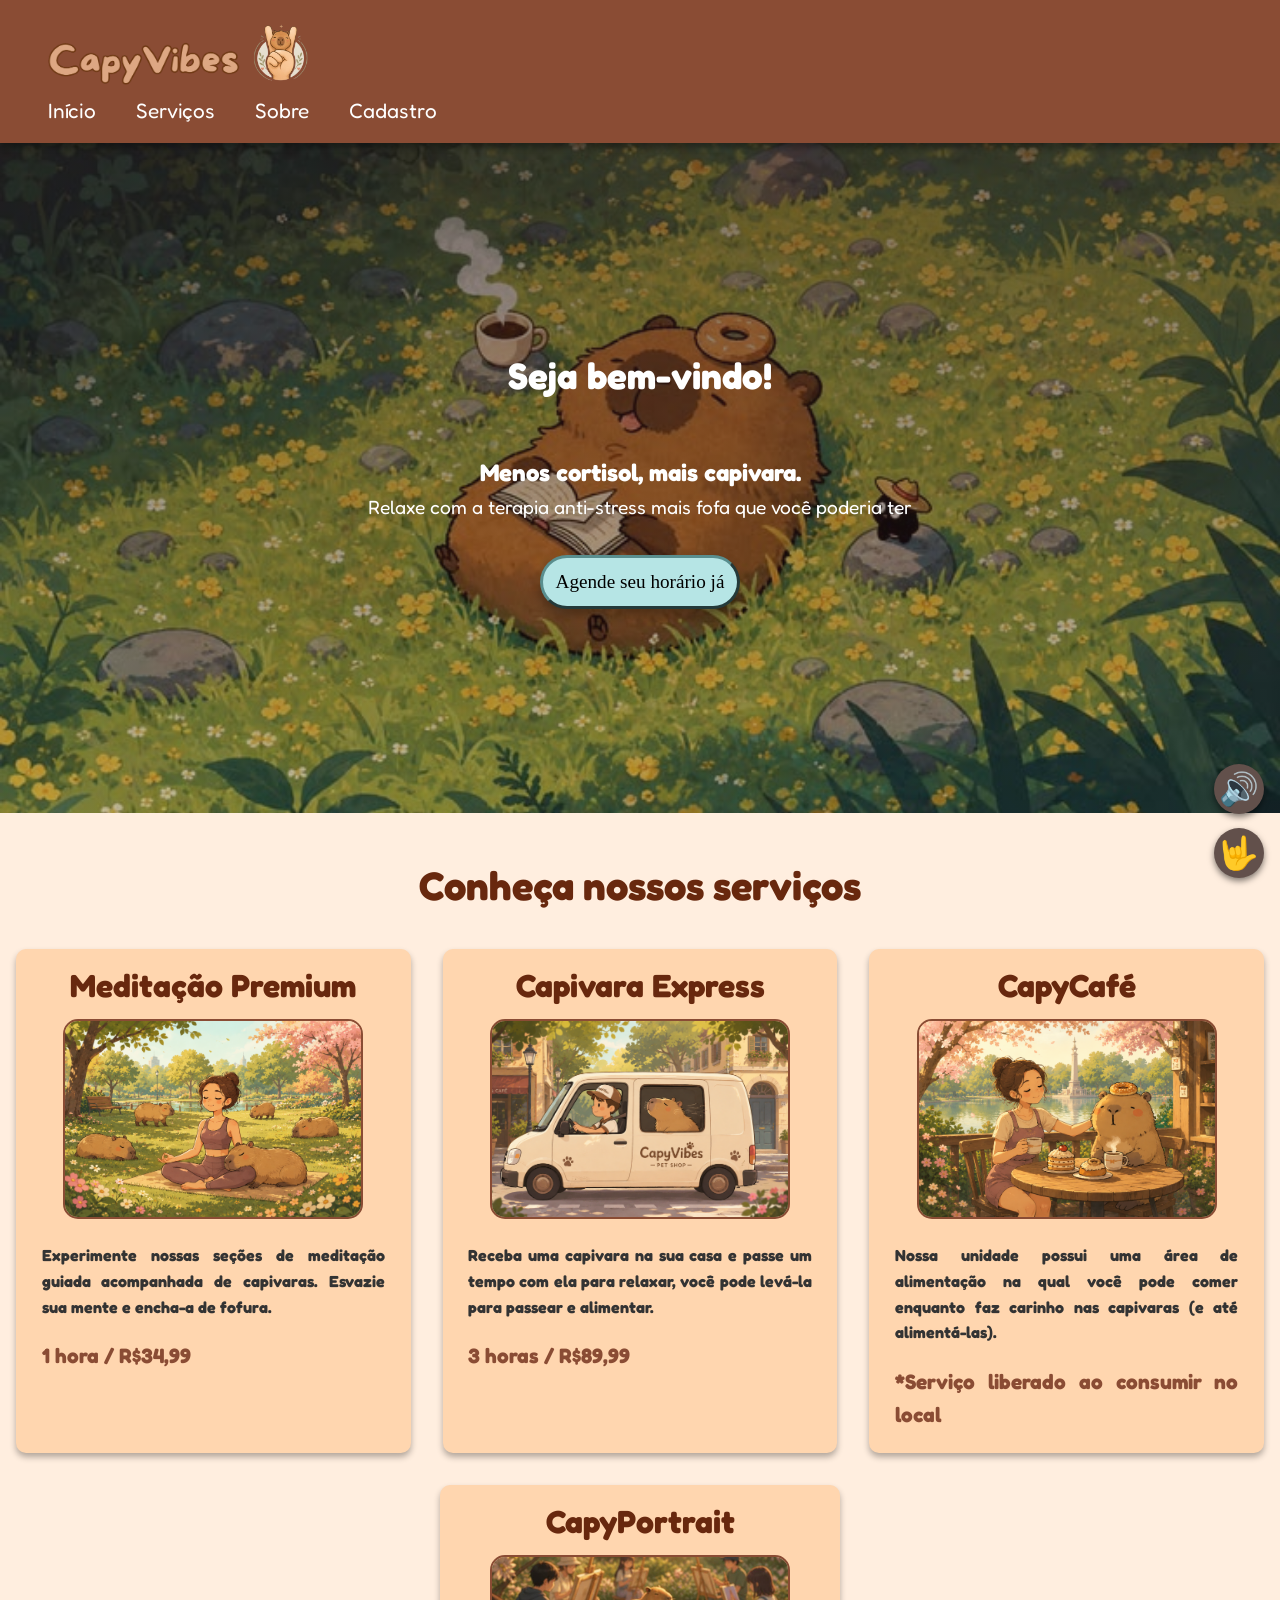
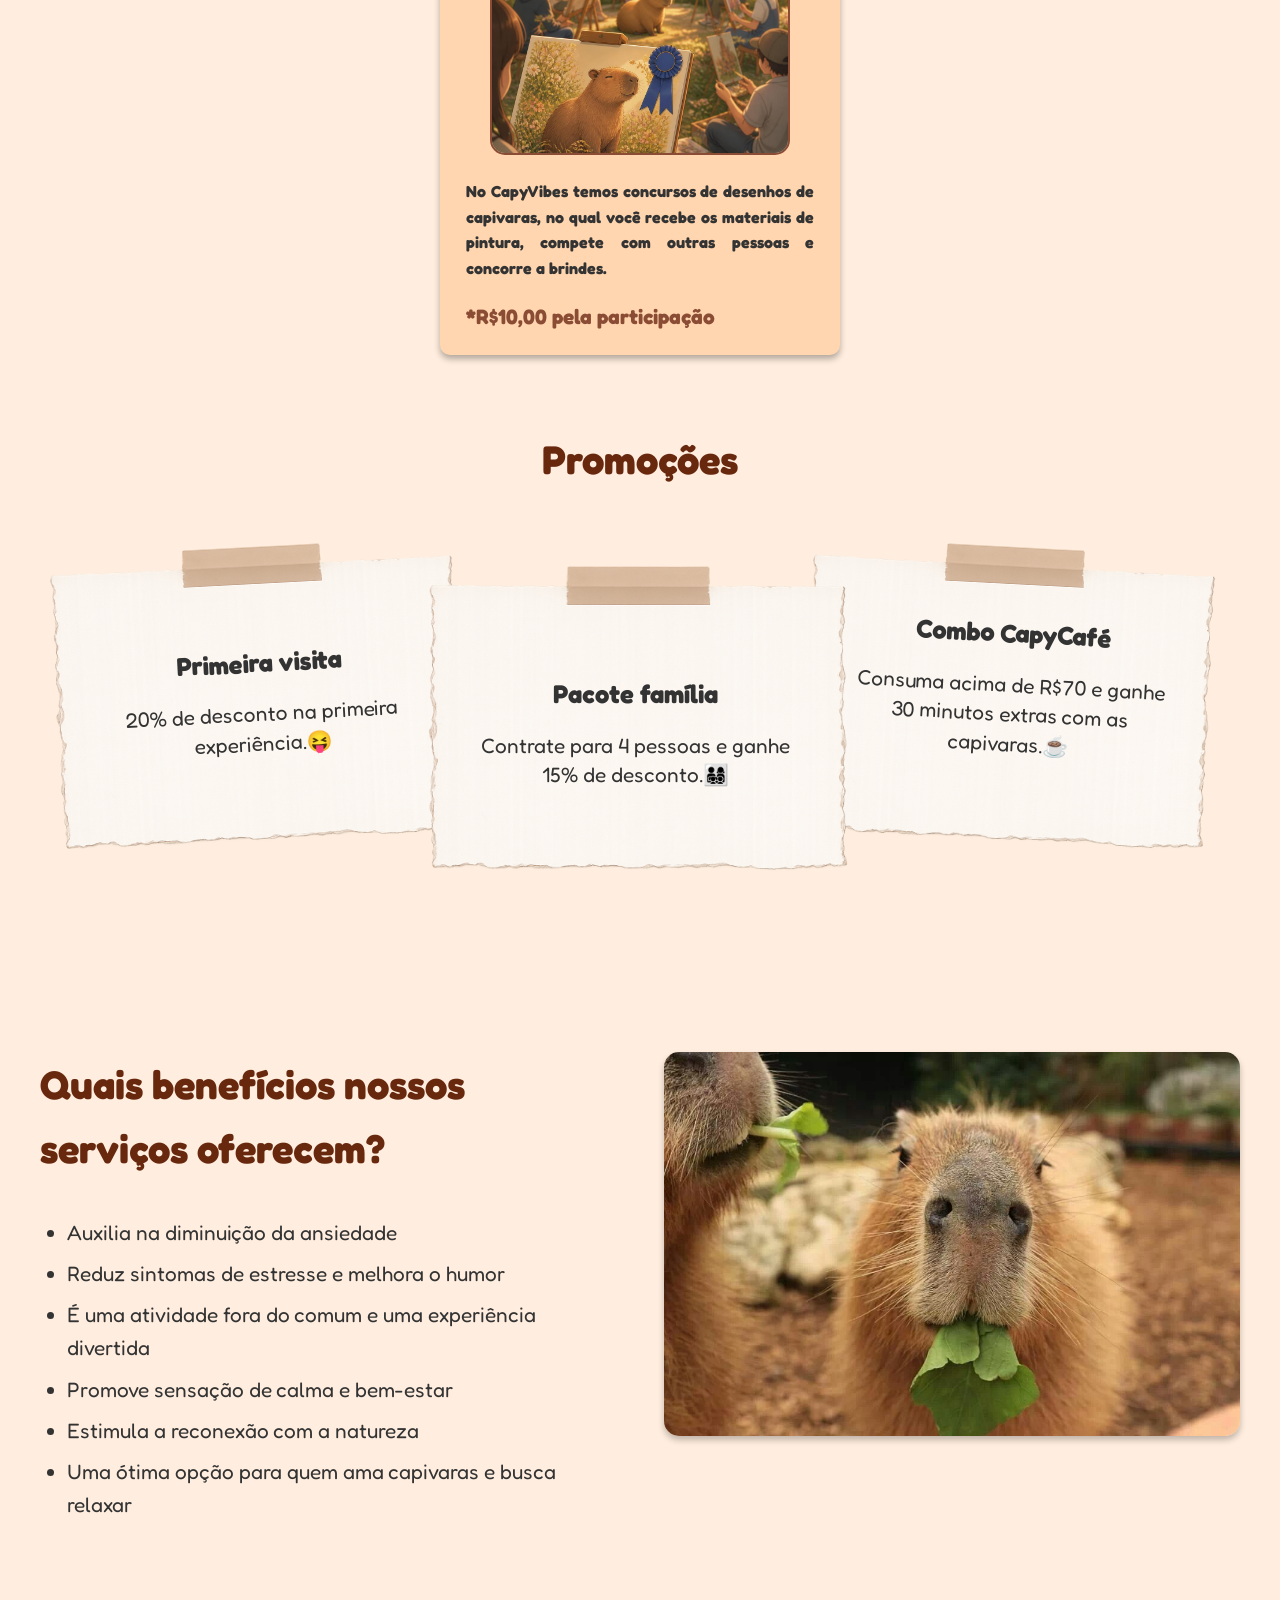
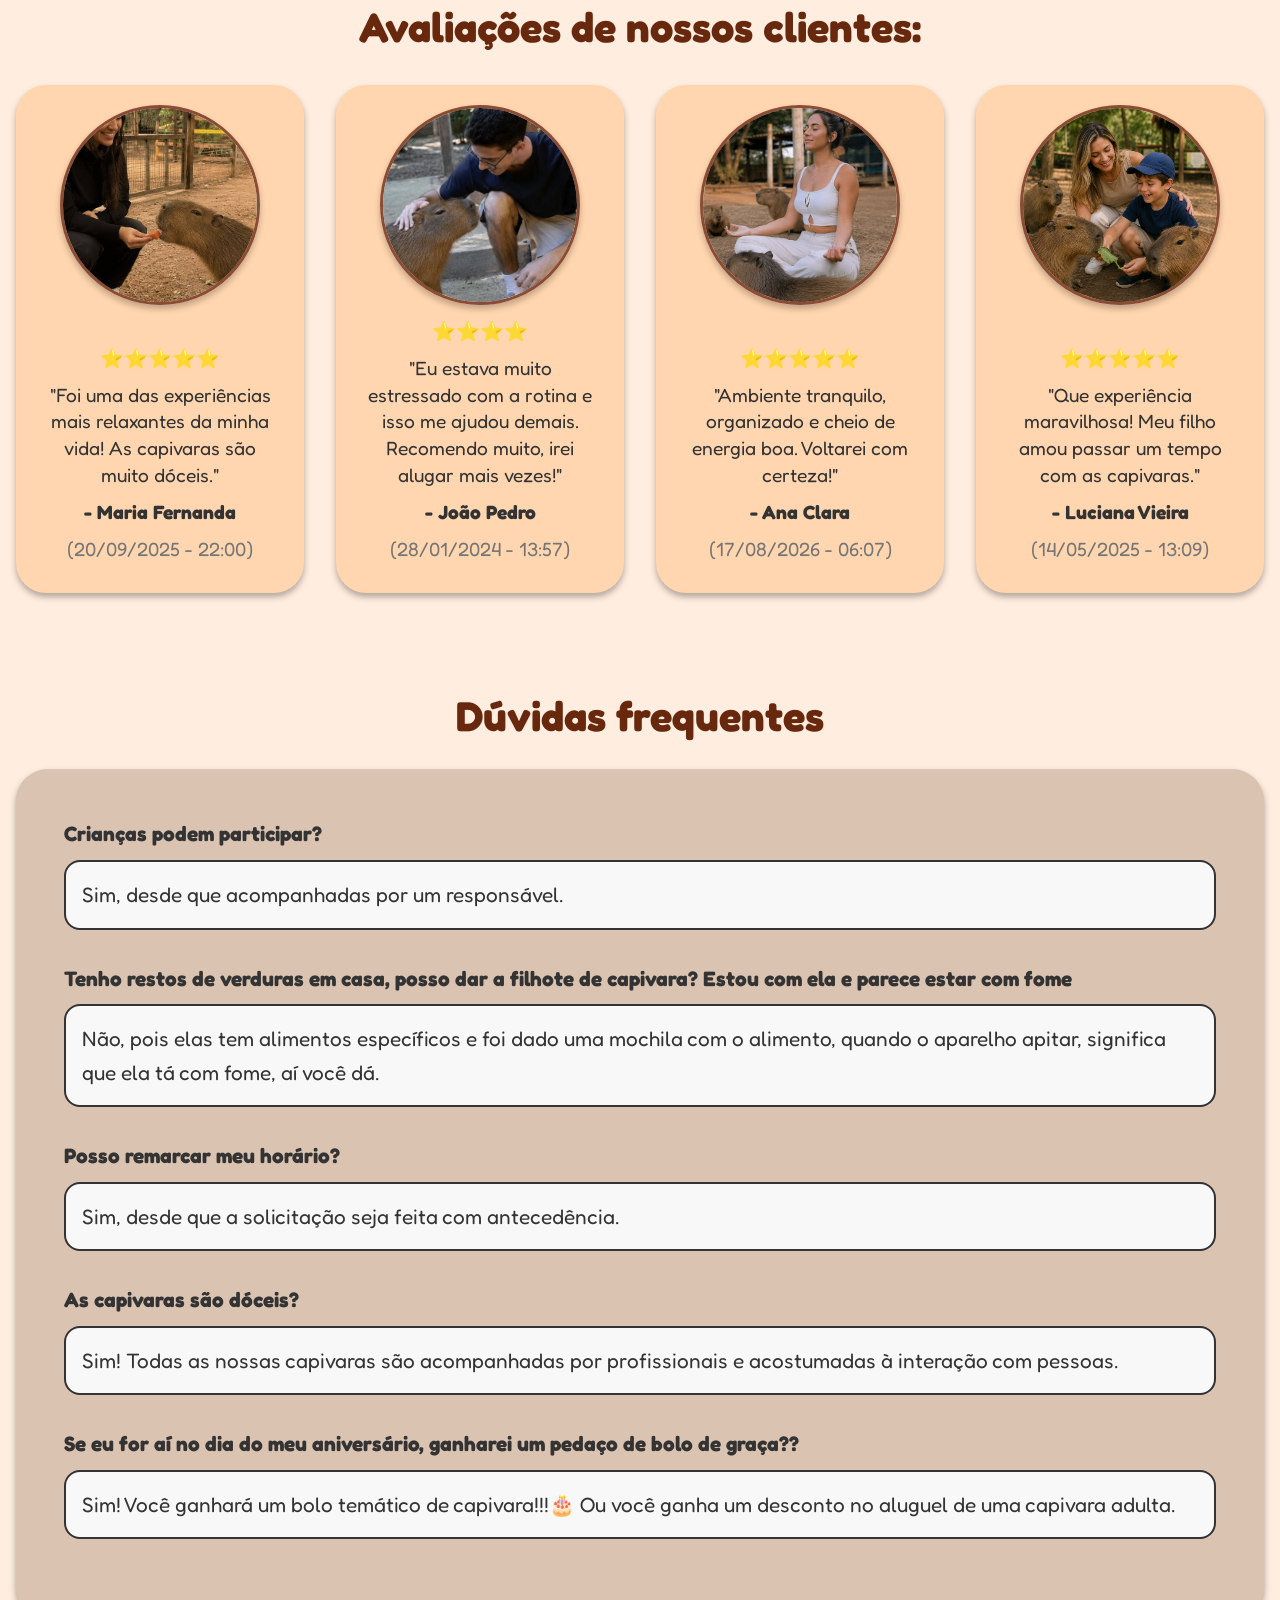
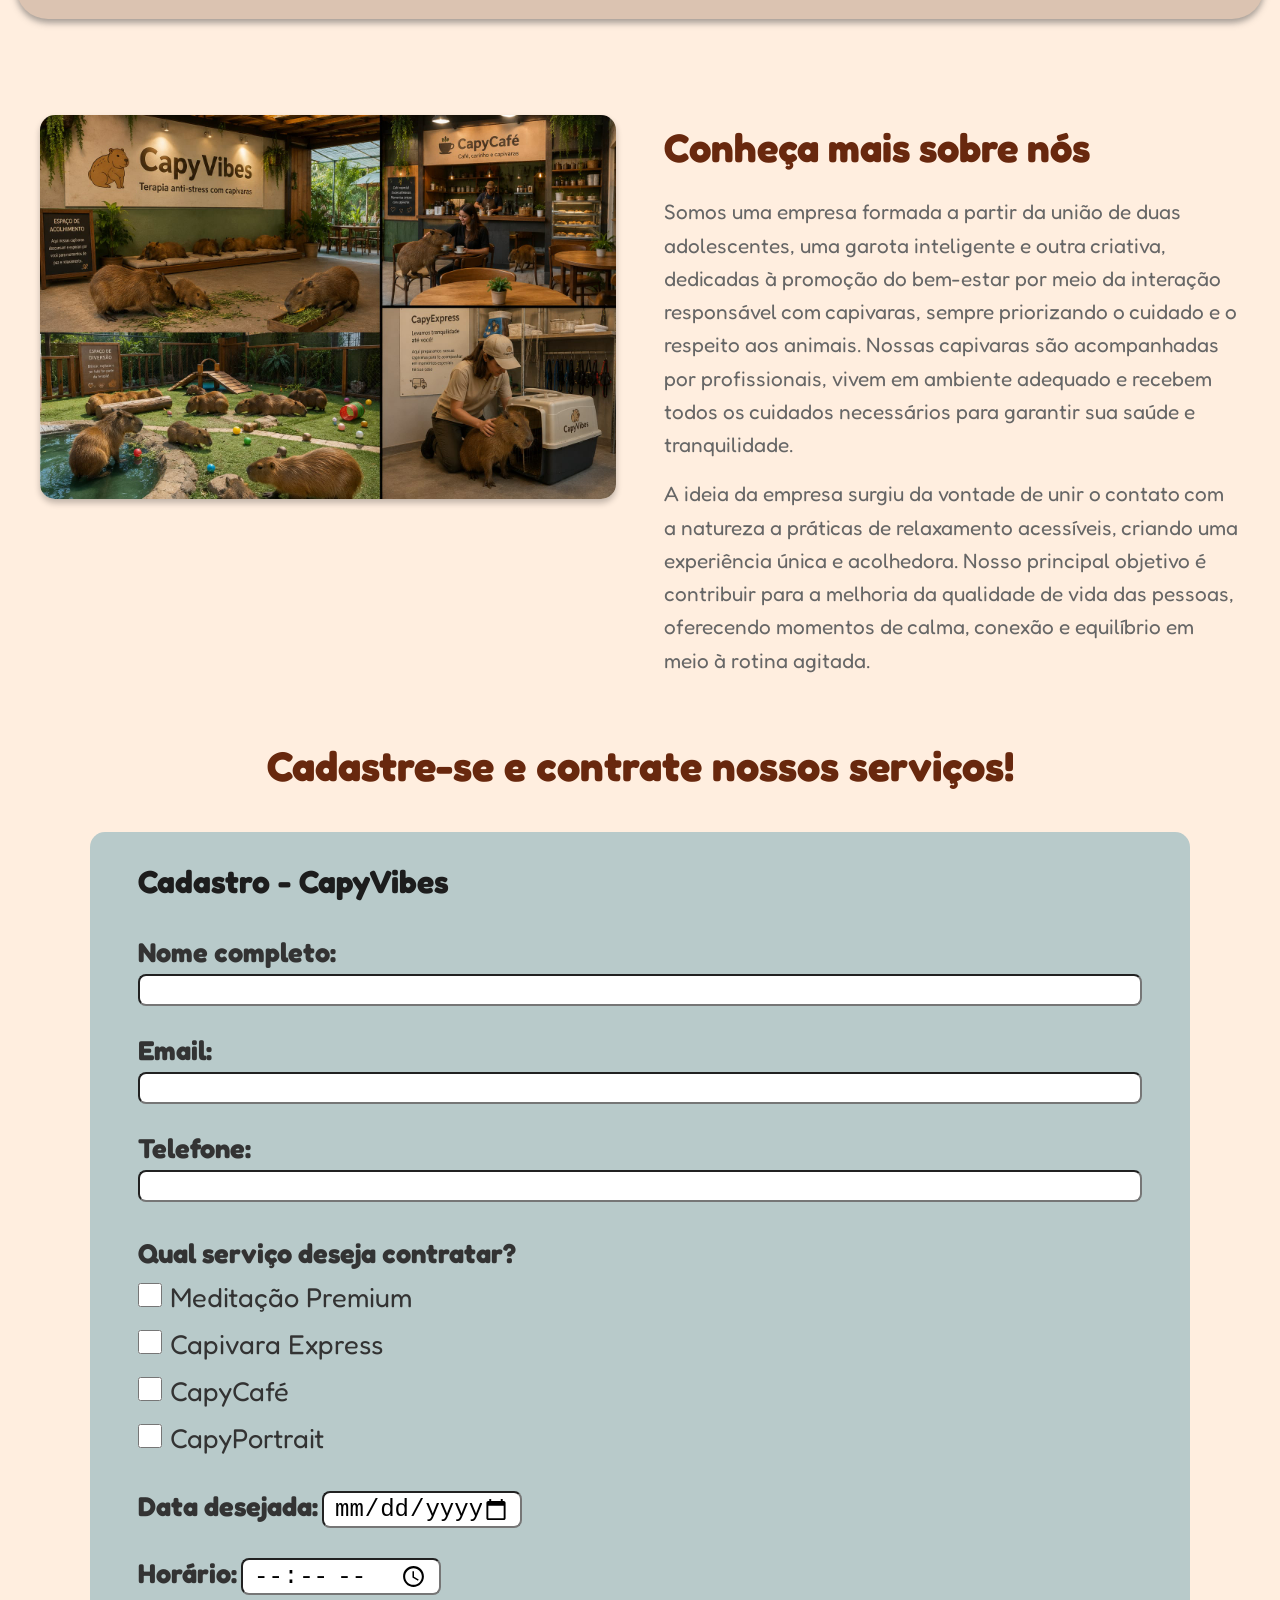
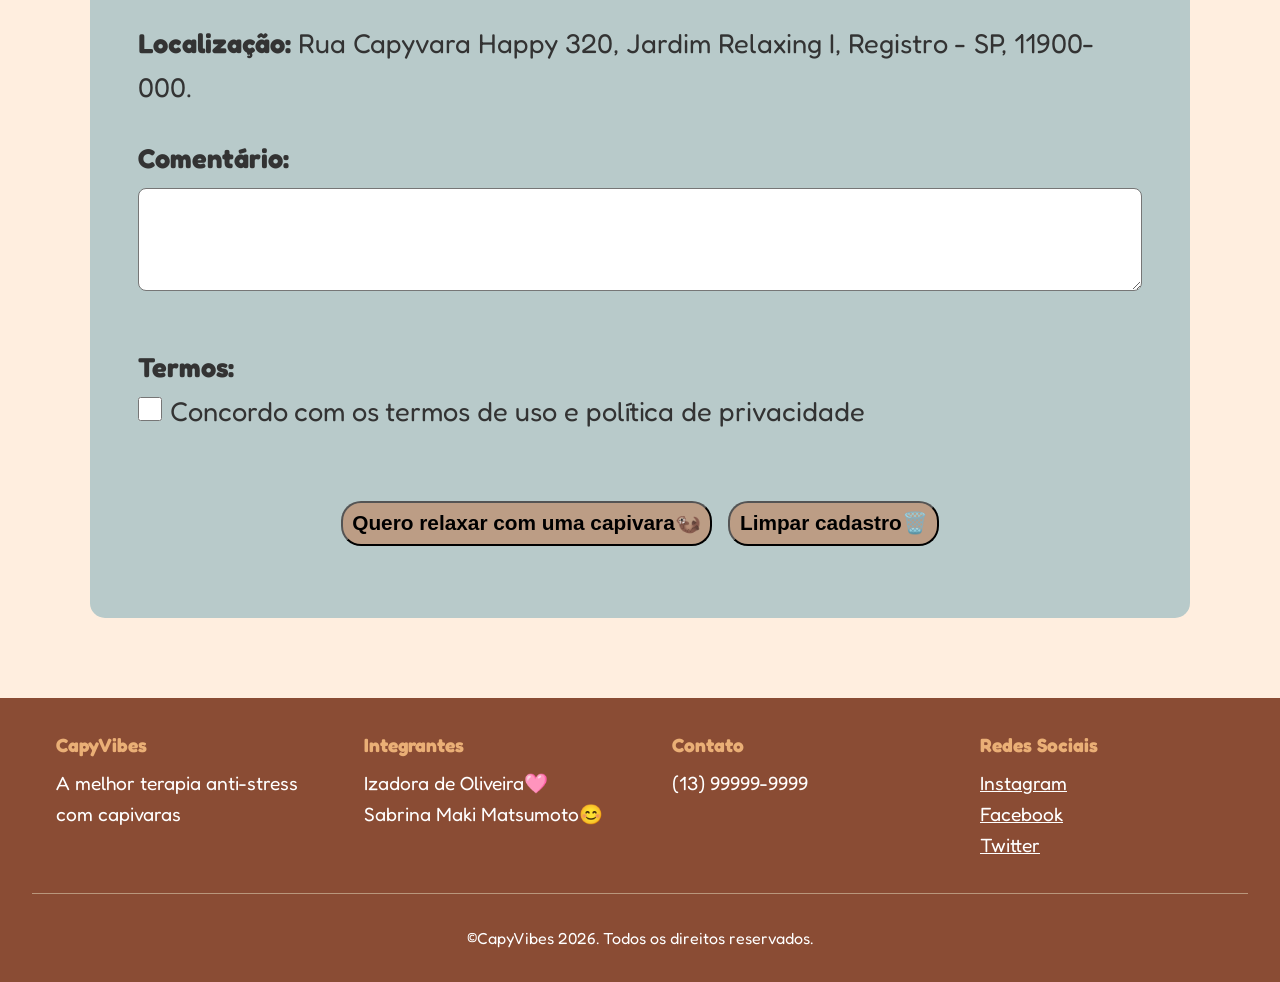
<file: index.html>
<!DOCTYPE html>
<html lang="pt-br">

<head>

    <meta charset="UTF-8">
    <meta name="viewport" content="width=device-width, initial-scale=1.0">
    <title>CapyVibes - Terapia anti-stress</title>
    <link rel="stylesheet" href="styles.css">
    <link href="https://fonts.googleapis.com/css2?family=Fredoka&display=swap" rel="stylesheet">

</head>

<body>

    <!-- HEADER e NAV-->
    <header class="header">
        <div class="container">

          <div class="nav">

            <div class="logos">
          <img class="logo" src="imagens/Logo.png">
          <img class="logoCapy" src="imagens/logoCapy.png">
            </div>

           <nav class="menu">
             <a href="inicio">Início</a>
             <a href="servicos">Serviços</a>
             <a href="sobre">Sobre</a>
             <a href="cadastro">Cadastro</a>
           </nav>

          </div>
        </div>
   
    </header>

    <!-- HERO SECTION -->
    <main>

        <section class="hero-section">
            <div class="conteudo-hero">
                <h1>Seja bem-vindo!</h1>
                <h2>Menos cortisol, mais capivara.</h2>
                <p>Relaxe com a terapia anti-stress mais fofa que você poderia ter</p>
                <button class="botao">Agende seu horário já</button>
            </div>
        </section>

        <!-- SERVICOS - IZAAA -->

        <section class="servicos">
            <div class="container">
                <h2 class="section-title">Conheça nossos serviços</h2>
                <div class="cards">

                    <div class="card">
                        <div class="conteudo-card">
                            <h3>Meditação Premium</h3>
                            <img class="foto-card" src="imagens/terapia.png">
                            <p>Experimente nossas seções de meditação guiada acompanhada de capivaras. Esvazie sua mente e encha-a de fofura.</p>
                            <span class="valor">1 hora / R$34,99</span>
                        </div>
                    </div>

                    <div class="card">
                        <div class="conteudo-card">
                            <h3>Capivara Express</h3>
                            <img class="foto-card" src="imagens/express.png">
                            <p>Receba uma capivara na sua casa e passe um tempo com ela para relaxar, você pode levá-la para passear e alimentar.</p>
                            <span class="valor">3 horas / R$89,99</span>
                        </div>
                    </div>

                    <div class="card">
                        <div class="conteudo-card">
                            <h3>CapyCafé</h3>
                            <img class="foto-card" src="imagens/CapyCafé-novo.png">
                            <p>Nossa unidade possui uma área de alimentação na qual você pode comer enquanto faz carinho nas capivaras (e até alimentá-las).</p>
                            <span class="valor">*Serviço liberado ao consumir no local</span>
                        </div>
                    </div>

                    <div class="card">
                        <div class="conteudo-card">
                            <h3>CapyPortrait</h3>
                            <img class="foto-card" src="imagens/CapyPortrait.jpg">
                            <p>No CapyVibes temos concursos de desenhos de capivaras, no qual você recebe os
                            materiais de pintura, compete com outras pessoas e concorre a brindes.</p>
                            <span class="valor">*R$10,00 pela participação</span>
                        </div>
                    </div>

                </div>
            </div>
        </section>

        <!-- PROMOÇÕES -->
        <section class="promocoes">
        <div class="container">

            <h2 class="promo-title">Promoções</h2>

          <div class="promo-cards">

              <div class="promo-card1">
                <img src="imagens/promo.png" class="img-promo1">
                <div class="texto-promo">
                <h4>Primeira visita</h4>
                <p>20% de desconto na primeira experiência.😝</p>
                </div>
            </div>

            <div class="promo-card2">
                <img src="imagens/promo.png" class="img-promo2">
                <div class="texto-promo">
                <h4>Pacote família</h4>
                <p>Contrate para 4 pessoas e ganhe 15% de desconto.👨‍👩‍👧‍👦</p>
                </div>
            </div>

            <div class="promo-card3">
                <img src="imagens/promo.png" class="img-promo3">
                <div class="texto-promo">
                <h4>Combo CapyCafé</h4>
                <p>Consuma acima de R$70 e ganhe 30 minutos extras com as capivaras.☕</p>
                </div>
            </div>

          </div>
        
        </div>
        </section>

        <!-- BENEFÍCIOS -->
        <section class="info-beneficios-section">
          <div class="container">

            <div class="info-beneficios">

            <div class="beneficios">
                <h2>Quais benefícios nossos serviços oferecem?</h2>

                <ul class="lista-beneficios">
                    <li>Auxilia na diminuição da ansiedade</li>
                    <li>Reduz sintomas de estresse e melhora o humor</li>
                    <li>É uma atividade fora do comum e uma experiência divertida</li>
                    <li>Promove sensação de calma e bem-estar</li>
                    <li>Estimula a reconexão com a natureza</li>
                    <li>Uma ótima opção para quem ama capivaras e busca relaxar</li>
                </ul>
            </div>

            <div class="info-imagem2">
                <img src="imagens/comendo.jpg">
            </div>

            </div>

          </div>
        </section>

        <!-- AVALIACOES -->
        <section class="area-avaliacoes">
            <div class="container">
                <h2>Avaliações de nossos clientes:</h2>
                <div class="avaliacoes">

                    <div class="avaliacao">
                        <div class="foto-cliente">
                            <img src="imagens/avaliacao-maria.png">
                        </div>
                        <p>⭐⭐⭐⭐⭐</p>
                        <p>"Foi uma das experiências mais relaxantes da minha vida! As capivaras são muito dóceis."</p>
                        <p class="nome-cliente">- Maria Fernanda <p class="data-hora">(20/09/2025 - 22:00)</p></p>
                    </div>

                    <div class="avaliacao">
                        <div class="foto-cliente">
                            <img src="imagens/avaliacao-joao.png">
                        </div>
                        <p>⭐⭐⭐⭐</p>
                        <p>"Eu estava muito estressado com a rotina e isso me ajudou demais. Recomendo muito, irei alugar mais vezes!"</p>
                        <p class="nome-cliente">- João Pedro <p class="data-hora">(28/01/2024 - 13:57)</p></p>
                    </div>

                    <div class="avaliacao">
                        <div class="foto-cliente">
                            <img src="imagens/avaliacao-ana.png">
                        </div>
                        <p>⭐⭐⭐⭐⭐</p>
                        <p>"Ambiente tranquilo, organizado e cheio de energia boa. Voltarei com certeza!"</p>
                        <p class="nome-cliente">- Ana Clara <p class="data-hora">(17/08/2026 - 06:07)</p></p>
                    </div>

                    <div class="avaliacao">
                        <div class="foto-cliente">
                            <img src="imagens/avaliacao-luciana.png">
                        </div>
                        <p>⭐⭐⭐⭐⭐</p>
                        <p>"Que experiência maravilhosa! Meu filho amou passar um tempo com as capivaras."</p>
                        <p class="nome-cliente">- Luciana Vieira <p class="data-hora">(14/05/2025 - 13:09)</p></p>
                    </div>

                </div>

            </div>
        </section>

        <!-- DÚVIDAS - FAQ -->
        <section class="duvidas">
            <div class="container">

                <h2 class="duv-titulo">Dúvidas frequentes</h2>
                <div class="perg-resp">

                <div class="perguntas">
                    <p><strong>Crianças podem participar?</strong></p>
                </div>
                <div class="resposta">
                    <p>Sim, desde que acompanhadas por um responsável.</p>
                </div>

                <div class="perguntas">
                    <p><strong>Tenho restos de verduras em casa, posso dar a filhote de capivara?
                    Estou com ela e parece estar com fome</strong></p>
                </div>
                <div class="resposta resposta-g">
                    <p>Não, pois elas tem alimentos específicos e foi dado uma mochila com o alimento,
                    quando o aparelho apitar, significa que ela tá com fome, aí você dá.</p>
                </div>

                <div class="perguntas">
                    <p><strong>Posso remarcar meu horário?</strong></p>
                </div>
                <div class="resposta">
                    <p>Sim, desde que a solicitação seja feita com antecedência.</p>
                </div>

                <div class="perguntas">
                    <p><strong>As capivaras são dóceis?</strong></p>
                </div>
                <div class="resposta">
                    <p>Sim! Todas as nossas capivaras são acompanhadas por profissionais
                    e acostumadas à interação com pessoas.</p>
                </div>

                <div class="perguntas">
                    <p><strong>Se eu for aí no dia do meu aniversário, ganharei um pedaço de bolo de graça??</strong></p>
                </div>
                <div class="resposta">
                    <p>Sim! Você ganhará um bolo temático de capivara!!!🎂 Ou você ganha um
                    desconto no aluguel de uma capivara adulta.</p>
                </div>

                </div>
            </div>
        </section>

        <!-- SOBRE A EMPRESA -->
        <section class="info" id="info">
          <div class="container">
            <div class="info-flex">

              <div class="info-imagem">
                  <img src="imagens/quemSomos.jpeg">
              </div>

             <div class="info-texto">
                <h2>Conheça mais sobre nós</h2>
                <p>Somos uma empresa formada a partir da união de duas adolescentes, uma garota inteligente e outra criativa,
                dedicadas à promoção do bem-estar por meio da interação responsável
                com capivaras, sempre priorizando o cuidado e o respeito aos animais. Nossas capivaras
                são acompanhadas por profissionais, vivem em ambiente adequado e recebem todos os
                cuidados necessários para garantir sua saúde e tranquilidade.</p>

                <p>A ideia da empresa surgiu da vontade de unir o contato com a natureza a práticas de relaxamento
                acessíveis, criando uma experiência única e acolhedora. Nosso principal objetivo é contribuir
                para a melhoria da qualidade de vida das pessoas, oferecendo momentos de calma, conexão e equilíbrio
                em meio à rotina agitada.</p>
             </div>

            </div>
          </div>
        </section>

        <h2 class="call">Cadastre-se e contrate nossos serviços!</h2>

        <!-- FORMULÁRIO -->
        <form action="dadosForm.html" method="post" class="formulario">

            <h2>Cadastro - CapyVibes</h2>

            <label><strong>Nome completo:</strong></label>
            <input type="text" name="Nome" id="caixa-e" required><br>
            <label><strong>Email:</strong></label>
            <input type="text" name="Email" id="caixa-e" required><br>
            <label><strong>Telefone:</strong></label>
            <input type="number" name="Telefone" id="caixa-phone" required><br>
            <label class="servico"><strong>Qual serviço deseja contratar?</strong></label><br>
            <input type="checkbox" name="meditacao" id="caixa"><label class="bottom-form">Meditação Premium</label><br>
            <input type="checkbox" name="carro" id="caixa"><label>Capivara Express</label><br>
            <input type="checkbox" name="cafe" id="caixa"><label>CapyCafé</label><br>
            <input type="checkbox" name="pintura" id="caixa"><label>CapyPortrait</label><br>
            <label><strong>Data desejada:</strong></label>
            <input type="date" name="data" id="data" required><br>
            <label><strong>Horário:</strong></label>
            <input type="time" name="hora" id="horario" re><br>
            <label class="localizacao"><strong>Localização:</strong> Rua Capyvara Happy 320, Jardim Relaxing I, Registro - SP, 11900-000.</label><br>
            <label><strong>Comentário:</strong></label><br>
              <textarea id="comentario" rows="3" cols="55" name="comentário"></textarea><br>
            <label><strong>Termos:</strong></label><br>
            <input type="checkbox" name="termo" id="termos" required><label>Concordo com os termos de uso e política de privacidade</label><br>

            <div class="botoes">
               <button type="submit" class="btn_form">Quero relaxar com uma capivara🦦</button>
               <button type="reset" class="btn_form">Limpar cadastro🗑️</button>
            </div>
        </form>

        <!-- BOTÃO DE VOZ E LIBRAS -->
            <button class="btn-ajuda libras">🔊</button>
            <button class="btn-ajuda voz">🤟</button>

    </main>

    <!-- FOOTER - saa -->

    <footer class="rodape">
        <div class="container">
            <div class="footer-content">

                <div class="footer-section">
                    <h4>CapyVibes</h4>
                    <p>A melhor terapia anti-stress com capivaras</p>
                </div>

                <div class="footer-section">
                    <h4>Integrantes</h4>
                        <p>Izadora de Oliveira🩷</p>
                        <p>Sabrina Maki Matsumoto😊</p>
                </div>

                <div class="footer-section">
                    <h4>Contato</h4>
                    <p>(13) 99999-9999</p>
                </div>
                
                <div class="footer-section">
                    <h4>Redes Sociais</h4>
                      <div class="redes">
                        <p>Instagram</p>
                        <p>Facebook</p>
                        <p>Twitter</p>
                      </div>
                </div>

            </div>

            <div class="footer-bottom">
                <p>&copy;CapyVibes 2026. Todos os direitos reservados.</p>
            </div>

        </div>
    </footer>

     </div>
</body>
</html>
</file>
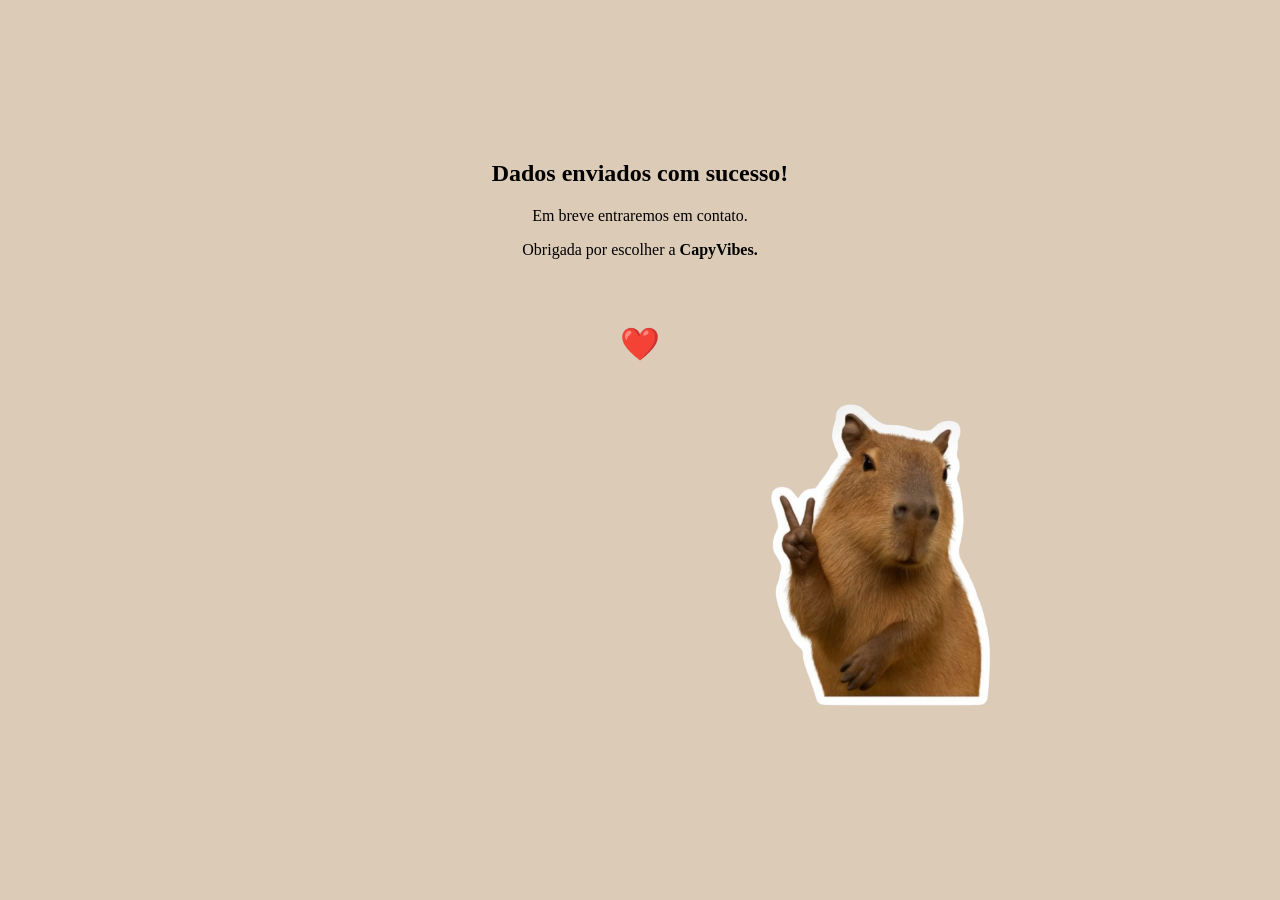
<file: dadosForm.html>
<!DOCTYPE html>
<html lang="pt-br">
<head>
    <meta charset="UTF-8">
    <meta name="viewport" content="width=device-width, initial-scale=1.0">
    <title>Formulário - CapyVibes</title>

    <style>
        body{
            text-align: center;
            margin-top: 10rem;
            font-family: 'Baloo 2', cursive;
            background-color: #dccbb6;
        }
        h3{
            margin-bottom: 2rem;
        }

        .coracao{
            font-size: 2rem;
        }

        .paz{
            position: fixed;
            right: 15rem;
            width: 20rem;
            height: auto;
        }

    </style>

</head>

<body>
    <h2>Dados enviados com sucesso!</h2>
    <p>Em breve entraremos em contato.</p>
    <p>Obrigada por escolher a <strong>CapyVibes.</strong></p><br>
    <p class="coracao">❤️</p>
    <img class="paz" src="imagens/Capybara_Paradise-removebg-preview.png">
</body>

</html>
</file>
<file: styles.css>
/* HEADER e NAV */
*{
    margin: 0;
    padding: 0;
    box-sizing: border-box;
}

body {
    line-height: 1.6;
    color: #333;
    font-family: 'Fredoka', sans-serif;
    background-color: #ffeedf;
}

/*↓↓↓para aumentar o padding da página (dos lados)*/
.container{
    width: auto; 
    max-width: 1600px;
    margin: 0 auto;
    display: block;
    padding: 1rem;
}

.header{
    background-color: #8a4c34;
    position: sticky;
    padding: 0.5rem 2rem 0;
    top: 0;
    box-shadow: 0 5px 5px rgba(0, 0, 0, 0.3);
    z-index: 1000;
    display: flex;
    flex-wrap: wrap;
}

.nav{
    display: flex;
    justify-content: space-between;
    align-items: center;
    flex-wrap: wrap;
}

.menu{
    display: flex;
    gap: 2.5rem;
}

.menu a{
    text-decoration: none;
    color: white;
    transition: color 0.3s;
    font-size: 1.3rem;
}

.menu a:hover{
    color: #b6e5e5;
}

/* HERO SECTION */

.logo{
    width: 12rem;
    height: 3rem;
    
}

.logoCapy{
    width: 4.5rem;
    height: 4.5rem;
}

.logos{
    display: flexbox;
    flex-direction: row;
    align-items: absolute;
    margin-right: 550px;
    margin-top: -10px;
}

.botao{
    padding: 0.8rem;
    color: black;
    border-radius: 2rem;
    border-color: #598e8e;
    background-color: #b6e5e5;
    font-size: 1.2rem;
    font-family: 'Lucida Sans Regular';
    margin-top: 2rem;
    cursor: pointer;
    transition: scale 0.4s;
    border-width: 0.2rem;
    box-shadow: 0 6px 12px rgba(0, 0, 0, 0.3);
}

.botao:hover{
    scale: 1.1;
}

.hero-section{
    background: linear-gradient(rgba(44, 24, 26, 0.6), rgba(44, 24, 26, 0.3)), url("imagens/fundo.jpg");
    background-size: cover;
    background-position: center;
    color: white;
    display: flex;
    align-items: center;
    justify-content: center;
    text-align: center;
    height: 670px;
}
/*↑↑↑ o height de cima é para aumentar a imagem do hero */

.conteudo-hero h1{
    margin-bottom: 3rem;
    font-size: 2.3rem;
}

.conteudo-hero p{
    font-size: 1.2rem;
}

/* SERVIÇOS */
.section-title {
    text-align: center;
    font-size: 2.5rem;
    margin-bottom: 2rem;
    color: #68280e;
    margin-top: 1.5rem;
}

.foto-card{
    display: block;
    margin: 0 auto;
    object-fit: cover;
}

.cards { 
    display: flex; 
    gap: 2rem; 
    justify-content: center;
    flex-wrap: wrap;
}

.card{
    background-color: rgb(255, 214, 175);
    border-radius: 10px;
    overflow: hidden; 
    box-shadow: 0 4px 6px rgba(0, 0, 0, 0.3);
    flex: 1; 
    min-width: 350px;
    max-width: 400px;
    transition: transform 0.3s;
}

.card:hover {
    box-shadow: 0 6px 12px rgba(0, 0, 0, 0.3);
    transform: translateY(-5px);
}

.conteudo-card{
    padding: 0 1.6rem 0 1.6rem;
    padding-bottom: 10px;
    display: flex;
    flex-direction: column;
    gap: 3px;
    text-align: justify;
}

.conteudo-card h3{
    color: #68280e;
    font-size: 2rem;
    margin: 0;
    text-align: center;
    margin-bottom: 5px;
    font-weight: bold;
    margin-top: 0.7rem;
}

.conteudo-card img{
    width: 300px;
    height: 200px;
    border-width: 2px;
    border-style: solid;
    border-color: #8a4c34;
    border-radius: 15px;
    margin-bottom: 10px;
}

.conteudo-card p{
    margin-top: 0.7rem;
    font-weight: bold;
}

.valor{
    font-weight: bold;
    color:#8a4c34;
    padding: 1rem 0 0 0;
    font-size: 1.3rem;
    margin-bottom: 0.7rem;
}

/* PROMOCÕES */
.promocoes{
    padding: 1.5rem 0 1rem 0;
    
    width: 100%;
    max-width: 100%;
    height: auto;
    margin: 0 auto;
    display: block;
}

.promo-title {
    text-align: center;
    font-size: 2.5rem;
    color: #68280e;
    margin-top: 1rem;
}

.promo-cards{
    display: flex;
    justify-content: center;
    align-items: center;
}

.promo-card1 {
    margin-right: -240px;
    margin-bottom: 50px;
    position: relative;
    transform: rotate(-3deg);
}

.promo-card2 {
    margin-right: -250px;
    position: relative;
    transform: rotate(0deg);
    z-index: 300;
}

.promo-card3 {
    margin-right: 15px;
    margin-bottom: 50px;
    position: relative;
    transform: rotate(3deg);
}

.texto-promo{
    bottom: 140px;
    left: 140px;
    position: absolute;
    width: 55%;
    text-align: center;
}

.promo-card1 img {
    display: block;
    width: 610px;
    height: auto;
}

.promo-card2 img {
    display: block;
    width: 630px;
    height: auto;
    bottom: 35px;
}

.promo-card3 img {
    display: block;
    width: 610px;
    height: auto;
}

.texto-promo h4{
    font-size: 1.6rem;
    margin-bottom: 1rem;
}

.texto-promo p{
    font-size: 1.3rem;
    line-height: 1.4;
}

/* BENEFICIOS */

.beneficios{
    display: flex;
    flex-direction: column;
    gap: 0.5rem;
    flex: 1;
}

.beneficios h2{
    font-size: 2.5rem;
    color: #68280e;
    margin-top: 2rem;
}

.beneficios li{
    font-size: 1.3rem;
    margin-top: 8px;
    margin-left: 1.7rem;
}

.info-beneficios{
    display: flex;
    flex-wrap: wrap;
    gap: 3rem;
    margin-top: 1.5rem;
}

.info-beneficios-section{
    padding: 0 1.5rem 2rem;
}

.info-imagem2{
    flex: 1;
}

.info-imagem2 img {
    width: 100%;
    border-radius: 15px;
    box-shadow: 0 4px 6px rgba(0, 0, 0, 0.247);
    margin-top: 2rem;
}

.lista-beneficios{
    margin-top: 20px;
}

/*AVALIAÇÕES DOS CLIENTES*/

.area-avaliacoes{
    flex-wrap: wrap;
}

.area-avaliacoes h2{
    text-align: center;
    font-size: 2.6rem;
    color: #68280e;
    margin-bottom: 25px;
    margin-top: 0.5rem;
}

.avaliacoes{
    display: flex;
    flex-direction: row;
    display: flex;
    gap: 2rem;
    flex-wrap: wrap;
    justify-content: center;
}

.avaliacao{
    background-color:  rgb(255, 214, 175);
    border-radius: 30px;
    box-shadow: 0 4px 6px rgba(0, 0, 0, 0.3);
    flex: 1;
    max-width: 300px;
    padding: 15px;
    display: flex;
    flex-direction: column;
    align-items: center;
    text-align: center;
    margin-bottom: 3rem;
}

.avaliacao p{
    margin: 5px 10px;
    font-size: 1.2rem;
    line-height: 1.4;
}

.nome-cliente{
    font-weight: bold;
    margin-top: auto;
}

.data-hora{
    color: #757575;
}

.foto-cliente{
    flex: 1
}

.foto-cliente img{
    border-radius: 50%;
    width: 200px;
    height: 200px;
    border-width: 3px;
    border-style: solid;
    border-color: #8a4c34;
    box-shadow: 0 4px 6px rgba(0, 0, 0, 0.247);
    margin-top: 5px;
    object-fit: cover;
}

/* DUVIDAS - FAQ */
.duvidas{
    display: flex;
    align-items: center;
    justify-content: center;
    flex-wrap: wrap;
    width: 100%;
}

.perg-resp{
    text-align: center;
    font-size: 1.3rem;
    width: 100%;
    height: auto;
    background-color: #dbc3b1;
    border-radius: 2rem;
    box-shadow: 0 4px 6px rgba(77, 77, 77, 0.5);
    padding: 3rem;
}

.resposta{
    height: auto;
    width: 100%;
    background-color: #f8f8f8;
    border-color: #333;
    border-radius: 1rem;
    padding: 1rem;
    border-width: 2px;
    border-style: solid;
    margin-bottom: 2rem;
    text-align: left;
}

.resposta-g{
    height: auto;
    width: 100%;
}

.perguntas{
    margin-bottom: 0.6rem;
    text-align: left;
    width: 100%;
}

.duv-titulo{
    text-align: center;
    font-size: 2.6rem;
    color: #68280e;
    margin-bottom: 20px;
    margin-top: 10px;
}

/* SOBRE A EMRPRESA */
.info{
    padding: 4rem 1.5rem;
    padding-bottom: 0;
}

.info-flex{
    display: flex;
    flex-wrap: wrap;
    gap: 3rem;
    align-items: flex-start;
}

.info-imagem{
    flex: 1;
}

.info-imagem img{
    width: 100%;
    border-radius: 15px;
    box-shadow: 0 4px 6px rgba(0, 0, 0, 0.247);
}

.info-texto{
    display: flex;
    flex-direction: column;
    flex: 1; 
    gap: 1rem;
}

.info-texto p{
    color: #666666;
    font-size: 1.3rem;
}

.info-texto h2{
    font-size: 2.5rem;
    color: #68280e;
    font-weight: bold;
}

/* FORMULÁRIO */
.call{
    text-align: center;
    font-size: 2.6rem;
    color: #68280e;
    margin-bottom: 5px;
    margin-top: 2.5rem;
}

.formulario{
    background-color: #b8caca;
    padding: 1.5rem 3rem;
    border-radius: 15px;
    max-width: 1100px;
    margin: 2rem auto;
}

.formulario label{
    font-size: 1.7rem;
}

#termos{
    margin-bottom: 5rem;
    height: 1.5rem;
    width: 1.5rem;
    margin-right: 0.5rem;
}

.formulario input{
    margin-bottom: 1rem;
    border-radius: 8px;
}

#comentario{
    margin-top: 0.5rem;
    margin-bottom: 3rem;
    border-radius: 8px;
    font-size: 1.4rem;
    padding: 0.7rem;
    width: 100%;
    box-sizing: border-box;
}

.localizacao{
    display: block;
    margin-bottom: 2px;
}

#horario{
    margin-bottom: 1.7rem;
    width: 200px;
    height: 37px;
    font-size: 1.5rem;
    padding: 10px;
}

#data{
    margin-bottom: 1.5rem;
    margin-top: 1.7rem;
    width: 200px;
    height: 37px;
    font-size: 1.5rem;
    padding: 10px;
}

.formulario h2{
    margin-bottom: 1.5rem;
    font-size: 2rem;
    color: #1d1d1d;
}

#caixa-e{
    height: 2rem;
    width: 37rem;
    padding: 0 0 0 0.5rem;
    margin-bottom: 1.4rem;
    font-size: 1.3rem;
    width: 100%;
    box-sizing: border-box;
}

#caixa-phone{
    height: 2rem;
    width: 37rem;
    padding: 0 0 0 0.5rem;
    margin-bottom: 1.9rem;
    width: 100%;
    box-sizing: border-box;
}

#caixa{
    height: 1.5rem;
    width: 1.5rem;
    margin-right: 0.5rem;
}

.botoes{
    display: flex;
    flex-direction: row;
    justify-content: center;
    gap: 1rem;
}

.btn_form{
    background-color: #bc9d85;
    color: black;
    font-weight: bold;
    border-radius: 20px;
    padding: 0.2rem 0.6rem;
    margin-bottom: 3rem;
    height: 2.8rem;
}

.formulario button{
    font-size: 1.3rem;
}

/* BOTÃO DE VOZ E LIBRAS */
.btn-ajuda{
    position: fixed;
    width: 50px;
    height: 50px;
    border-radius: 20rem;
    z-index: 100;
    border: none;
    box-shadow: 0 3px 6px rgba(0,0,0,0.5);
    cursor: pointer;
    font-size: 2rem;
    background-color: #62504b;
    transition: background-color 0.3s;
    transition: scale 0.4s;
    z-index: 400;
}

.btn-ajuda:hover{
    background-color: #6f8158;
    scale: 1.2;
}

.voz{
    bottom: 1.4rem;
    right: 1rem;
}

.libras{
    bottom: 5.4rem;
    right: 1rem;
}

/* FOOTER */

.rodape{
    background-color: #8a4c34;
    padding: 1rem;
    margin-top: 5rem;
}

.footer-content{
    display: flex;
    justify-content: space-between;
    gap: 1rem;
    margin-bottom: 1rem;
    flex-wrap: wrap;
}

.footer-section{
    flex: 1;
    min-width: 50px;
    color: white;
    margin-bottom: 1rem;
    margin-left: 1.5rem;
    font-size: 1.2rem;
}

.footer-section h4{
    margin-bottom: 0.5rem;
    color: #eaaf76;
}

.footer-bottom{
    text-align: center;
    border-top: 1.5px solid #b9977c;
    color: white;
    padding-top: 2rem;
}

.redes{
    text-decoration: underline;
}
</file>
